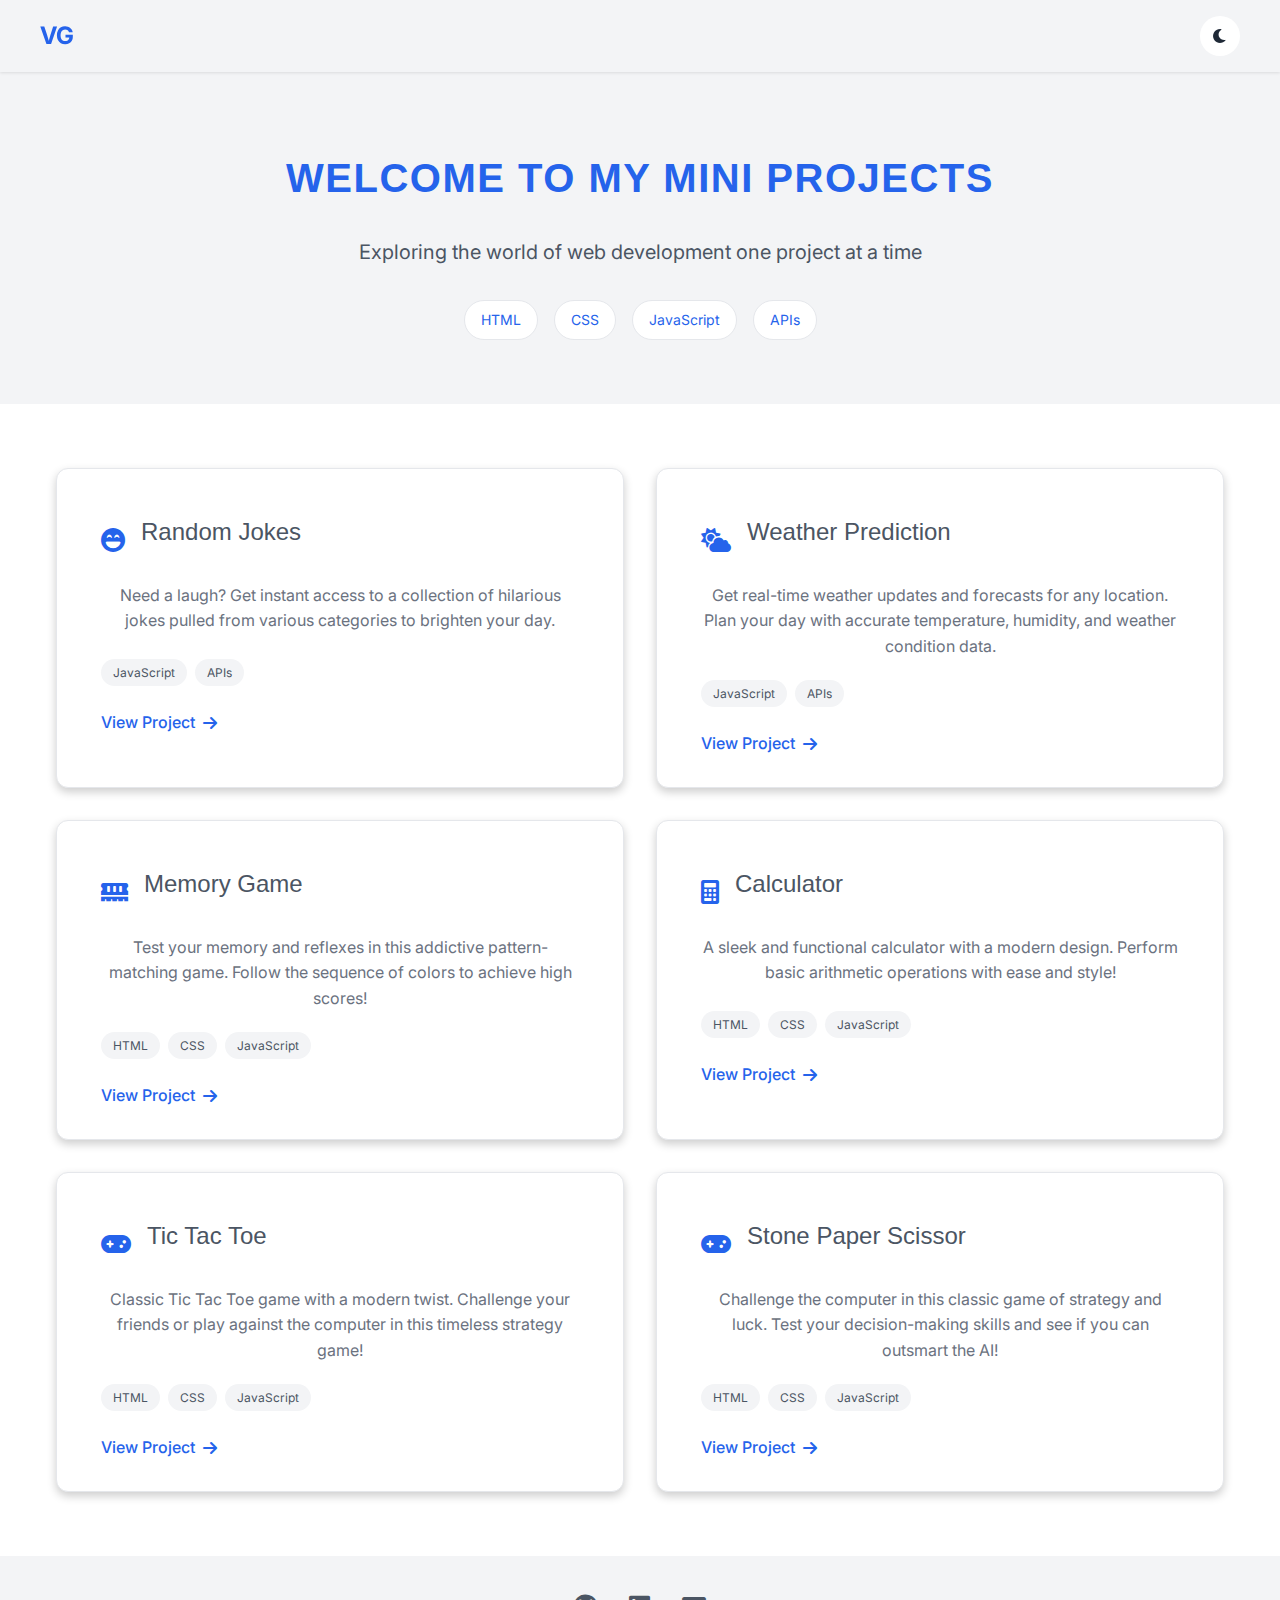
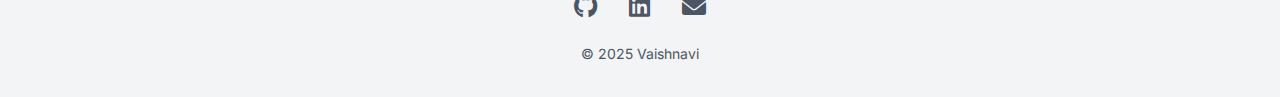
<file: index.html>
<!DOCTYPE html>
<html lang="en">
<head>
    <meta charset="UTF-8" />
    <meta name="viewport" content="width=device-width, initial-scale=1.0" />
    <meta http-equiv="X-UA-Compatible" content="IE=edge" />
    <meta name="description" content="Showcase of my coding projects as a Computer Science student, including web development, APIs, and games." />
    <meta name="author" content="Marshal" />
    <title>Mini Projects | Vaishnavi</title>
    <link rel="icon" type="image/svg+xml" href="favicon.svg">
    <link rel="icon" type="image/png" href="favicon.png">
    <link rel="apple-touch-icon" href="favicon.png">
    <link href="https://fonts.googleapis.com/css2?family=Inter:wght@300;400;500;600;700&display=swap" rel="stylesheet">
    <link rel="stylesheet" href="https://cdnjs.cloudflare.com/ajax/libs/font-awesome/6.0.0/css/all.min.css">
    <link rel="stylesheet" href="style.css" />
</head>

<body>
    <nav class="navbar">
        <div class="nav-content">
            <div class="logo">VG</div>
            <div class="theme-toggle">
                <i class="fas fa-moon"></i>
            </div>
        </div>
    </nav>

    <main>
        <section class="hero">
            <h1>Welcome to My Mini Projects</h1>
            <p class="subtitle">Exploring the world of web development one project at a time</p>
            <div class="tech-stack">
                <span class="tech-tag">HTML</span>
                <span class="tech-tag">CSS</span>
                <span class="tech-tag">JavaScript</span>
                <span class="tech-tag">APIs</span>
            </div>
        </section>

        <section class="projects">
            <div class="projects-grid">
                

                <div class="project-card">
                    <div class="project-content">
                        <div class="project-header">
                            <i class="fas fa-laugh-beam project-icon"></i>
                            <h3>Random Jokes</h3>
                        </div>
                        <p>Need a laugh? Get instant access to a collection of hilarious jokes pulled from various categories to brighten your day.</p>
                        <div class="project-tech">
                            <span>JavaScript</span>
                            <span>APIs</span>
                        </div>
                        <a href="Small Projects/0003 Random-rokes-API/index.html" class="project-link" target="_blank" rel="noopener noreferrer">
                            View Project <i class="fas fa-arrow-right"></i>
                        </a>
                    </div>
                </div>

                <div class="project-card">
                    <div class="project-content">
                        <div class="project-header">
                            <i class="fas fa-cloud-sun project-icon"></i>
                            <h3>Weather Prediction</h3>
                        </div>
                        <p>Get real-time weather updates and forecasts for any location. Plan your day with accurate temperature, humidity, and weather condition data.</p>
                        <div class="project-tech">
                            <span>JavaScript</span>
                            <span>APIs</span>
                        </div>
                        <a href="Small Projects/0004 Weather-API/index.html" class="project-link" target="_blank" rel="noopener noreferrer">
                            View Project <i class="fas fa-arrow-right"></i>
                        </a>
                    </div>
                </div>

                <div class="project-card">
                    <div class="project-content">
                        <div class="project-header">
                            <i class="fas fa-memory project-icon"></i>
                            <h3>Memory Game</h3>
                        </div>
                        <p>Test your memory and reflexes in this addictive pattern-matching game. Follow the sequence of colors to achieve high scores!</p>
                        <div class="project-tech">
                            <span>HTML</span>
                            <span>CSS</span>
                            <span>JavaScript</span>
                        </div>
                        <a href="Small Projects/0006 Memory Game/index.html" class="project-link" target="_blank" rel="noopener noreferrer">
                            View Project <i class="fas fa-arrow-right"></i>
                        </a>
                    </div>
                </div>

                <div class="project-card">
                    <div class="project-content">
                        <div class="project-header">
                            <i class="fas fa-calculator project-icon"></i>
                            <h3>Calculator</h3>
                        </div>
                        <p>A sleek and functional calculator with a modern design. Perform basic arithmetic operations with ease and style!</p>
                        <div class="project-tech">
                            <span>HTML</span>
                            <span>CSS</span>
                            <span>JavaScript</span>
                        </div>
                        <a href="Small Projects/0005 Calculator/index.html" class="project-link" target="_blank" rel="noopener noreferrer">
                            View Project <i class="fas fa-arrow-right"></i>
                        </a>
                    </div>
                </div>

                <div class="project-card">
                    <div class="project-content">
                        <div class="project-header">
                            <i class="fas fa-gamepad project-icon"></i>
                            <h3>Tic Tac Toe</h3>
                        </div>
                        <p>Classic Tic Tac Toe game with a modern twist. Challenge your friends or play against the computer in this timeless strategy game!</p>
                        <div class="project-tech">
                            <span>HTML</span>
                            <span>CSS</span>
                            <span>JavaScript</span>
                        </div>
                        <a href="Small Projects/0001 Tic-Tac-Toe/index.html" class="project-link" target="_blank" rel="noopener noreferrer">
                            View Project <i class="fas fa-arrow-right"></i>
                        </a>
                    </div>
                </div>

                <div class="project-card">
                    <div class="project-content">
                        <div class="project-header">
                            <i class="fas fa-gamepad project-icon"></i>
                            <h3>Stone Paper Scissor</h3>
                        </div>
                        <p>Challenge the computer in this classic game of strategy and luck. Test your decision-making skills and see if you can outsmart the AI!</p>
                        <div class="project-tech">
                            <span>HTML</span>
                            <span>CSS</span>
                            <span>JavaScript</span>
                        </div>
                        <a href="Small Projects/0002 Stone-Paper-Scissor/index.html" class="project-link" target="_blank" rel="noopener noreferrer">
                            View Project <i class="fas fa-arrow-right"></i>
                        </a>
                    </div>
                </div>
            </div>
        </section>
    </main>

    <footer>
        <div class="social-links">
            <a href="https://github.com/Vaishnavi-Getme" target="_blank" rel="noopener noreferrer">
                <i class="fab fa-github"></i>
            </a>
            <a href="https://www.linkedin.com/in/vaishnavi-getme-76b653277" target="_blank" rel="noopener noreferrer">
                <i class="fab fa-linkedin"></i>
            </a>
            <a href="#" id="email-btn" target="_blank" rel="noopener noreferrer">
                <i class="fas fa-envelope"></i>
            </a>
        </div>
        <p class="copyright">&copy; 2025 Vaishnavi</p>
    </footer>

    <script>
        // Email functionality
        document.querySelector("#email-btn").onclick = function() {
            window.open('https://mail.google.com/mail/?view=cm&fs=1&to=vaishnavigetme3@gmail.com&su=', '_blank');
        };

        // Dark mode toggle
        const themeToggle = document.querySelector('.theme-toggle');
        themeToggle.addEventListener('click', () => {
            document.body.classList.toggle('dark-mode');
            const icon = themeToggle.querySelector('i');
            if (document.body.classList.contains('dark-mode')) {
                icon.classList.remove('fa-moon');
                icon.classList.add('fa-sun');
            } else {
                icon.classList.remove('fa-sun');
                icon.classList.add('fa-moon');
            }
        });
    </script>
</body>
</html>
</file>
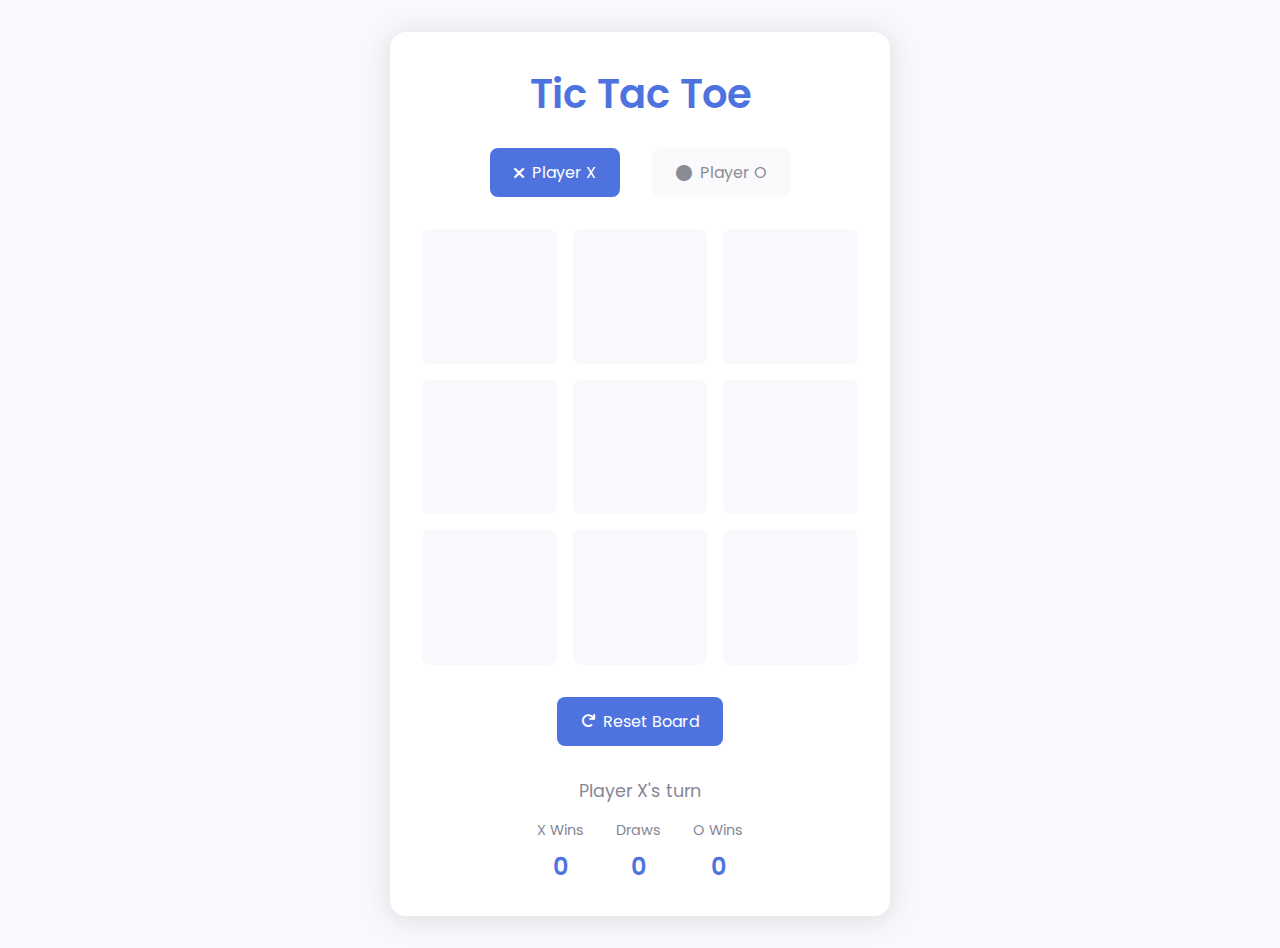
<file: Small Projects/0001 Tic-Tac-Toe/index.html>
<!DOCTYPE html>
<html lang="en">
<head>
    <meta charset="UTF-8">
    <meta name="viewport" content="width=device-width, initial-scale=1.0">
    <title>Tic Tac Toe</title>
    <link href="https://fonts.googleapis.com/css2?family=Poppins:wght@400;500;600&display=swap" rel="stylesheet">
    <link rel="stylesheet" href="https://cdnjs.cloudflare.com/ajax/libs/font-awesome/6.0.0/css/all.min.css">
    <link rel="stylesheet" href="style.css">
</head>
<body>
    <div class="game-container">
        <div class="game-header">
            <h1>Tic Tac Toe</h1>
            <div class="player-info">
                <div class="player player-x active">
                    <i class="fas fa-times"></i>
                    <span>Player X</span>
                </div>
                <div class="player player-o">
                    <i class="fas fa-circle"></i>
                    <span>Player O</span>
                </div>
            </div>
        </div>

        <div class="game-board">
            <div class="board-grid">
                <button class="box" data-index="0"></button>
                <button class="box" data-index="1"></button>
                <button class="box" data-index="2"></button>
                <button class="box" data-index="3"></button>
                <button class="box" data-index="4"></button>
                <button class="box" data-index="5"></button>
                <button class="box" data-index="6"></button>
                <button class="box" data-index="7"></button>
                <button class="box" data-index="8"></button>
            </div>
        </div>

        <div class="game-controls">
            <button id="reset-btn" class="control-btn">
                <i class="fas fa-redo"></i>
                Reset Board
            </button>
        </div>

        <div class="game-status">
            <div class="status-message">
                <span id="status">Player X's turn</span>
            </div>
            <div class="score-board">
                <div class="score">
                    <span class="label">X Wins</span>
                    <span class="value" id="x-score">0</span>
                </div>
                <div class="score">
                    <span class="label">Draws</span>
                    <span class="value" id="draws">0</span>
                </div>
                <div class="score">
                    <span class="label">O Wins</span>
                    <span class="value" id="o-score">0</span>
                </div>
            </div>
        </div>

        <div class="modal hide" id="winner-modal">
            <div class="modal-content">
                <div class="winner-icon">
                    <i class="fas fa-trophy"></i>
                </div>
                <h2 id="winner-message">Player X Wins!</h2>
                <button id="new-game" class="control-btn primary">
                    <i class="fas fa-play"></i>
                    New Game
                </button>
            </div>
        </div>
    </div>
    <script src="app.js"></script>
</body>
</html>
</file>
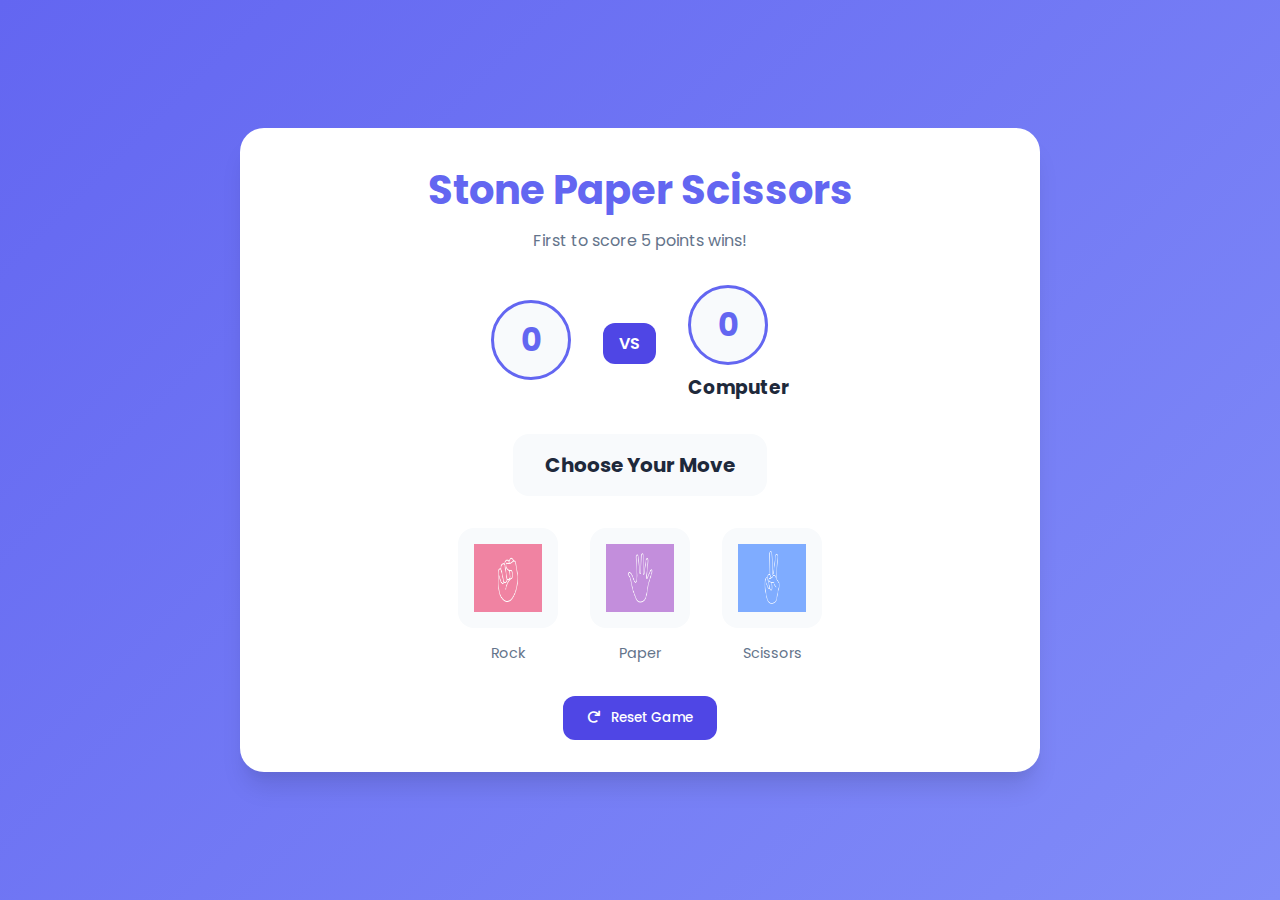
<file: Small Projects/0002 Stone-Paper-Scissor/index.html>
<!DOCTYPE html>
<html lang="en">
<head>
    <meta charset="UTF-8">
    <meta name="viewport" content="width=device-width, initial-scale=1.0">
    <title>Stone Paper Scissor</title>
    <link href="https://fonts.googleapis.com/css2?family=Poppins:wght@400;500;600&display=swap" rel="stylesheet">
    <link rel="stylesheet" href="https://cdnjs.cloudflare.com/ajax/libs/font-awesome/6.0.0/css/all.min.css">
    <link rel="stylesheet" href="style.css">
</head>
<body>
    <div class="container">
        <div class="game-container">
            <div class="header">
                <h1>Stone Paper Scissors</h1>
                <p class="subtitle">First to score 5 points wins!</p>
            </div>

            <div class="score-board">
                <div class="player-score">
                    <div class="score-circle">
                        <h2 id="user-count">0</h2>
                    </div>
                    <h3 id="username">You</h3>
                </div>

                <div class="vs-badge">VS</div>

                <div class="computer-score">
                    <div class="score-circle">
                        <h2 id="comp-count">0</h2>
                    </div>
                    <h3>Computer</h3>
                </div>
            </div>

            <div class="result">
                <div class="result-circle">
                    <h2 id="txt">Choose Your Move</h2>
                </div>
            </div>

            <div class="choices">
                <div class="choice-item" data-choice="rock">
                    <img id="img1" src="img/rock.png" alt="rock">
                    <span class="choice-label">Rock</span>
                </div>
                <div class="choice-item" data-choice="paper">
                    <img id="img2" src="img/paper.png" alt="paper">
                    <span class="choice-label">Paper</span>
                </div>
                <div class="choice-item" data-choice="scissors">
                    <img id="img3" src="img/scissors.png" alt="scissors">
                    <span class="choice-label">Scissors</span>
                </div>
            </div>

            <button class="reset-btn">
                <i class="fas fa-redo"></i> Reset Game
            </button>
        </div>
    </div>
    <script src="app.js"></script>
</body>
</html>
</file>
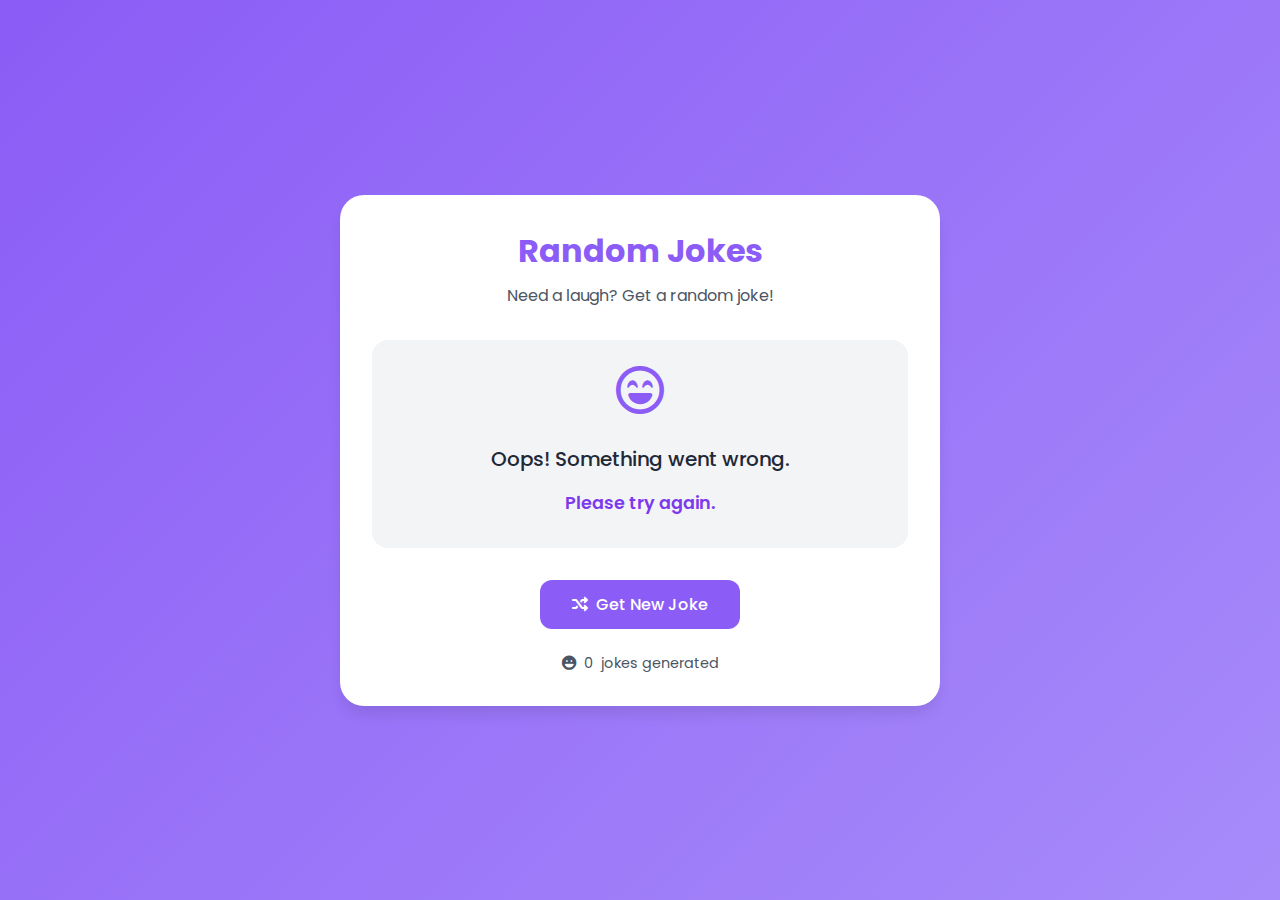
<file: Small Projects/0003 Random-rokes-API/index.html>
<!DOCTYPE html>
<html lang="en">
<head>
    <meta charset="UTF-8">
    <meta name="viewport" content="width=device-width, initial-scale=1.0">
    <title>Random Jokes Generator</title>
    <link href="https://fonts.googleapis.com/css2?family=Poppins:wght@400;500;600&display=swap" rel="stylesheet">
    <link rel="stylesheet" href="https://cdnjs.cloudflare.com/ajax/libs/font-awesome/6.0.0/css/all.min.css">
    <link rel="stylesheet" href="style.css">
</head>
<body>
    <div class="container">
        <div class="joke-card">
            <div class="card-header">
                <h1>Random Jokes</h1>
                <p class="subtitle">Need a laugh? Get a random joke!</p>
            </div>
            
            <div class="joke-content">
                <div class="emoji-container">
                    <i class="far fa-laugh-beam"></i>
                </div>
                
                <div class="joke-text">
                    <p id="setup" class="setup"></p>
                    <p id="delivery" class="delivery"></p>
                </div>
                
                <div class="loader">
                    <div class="spinner"></div>
                </div>
            </div>
            
            <div class="actions">
                <button type="button" id="btn" class="joke-btn">
                    <i class="fas fa-random"></i>
                    Get New Joke
                </button>
            </div>
            
            <div class="joke-stats">
                <div class="stat">
                    <i class="fas fa-laugh"></i>
                    <span id="joke-count">0</span> jokes generated
                </div>
            </div>
        </div>
    </div>
    <script src="app.js"></script>
</body>
</html>
</file>
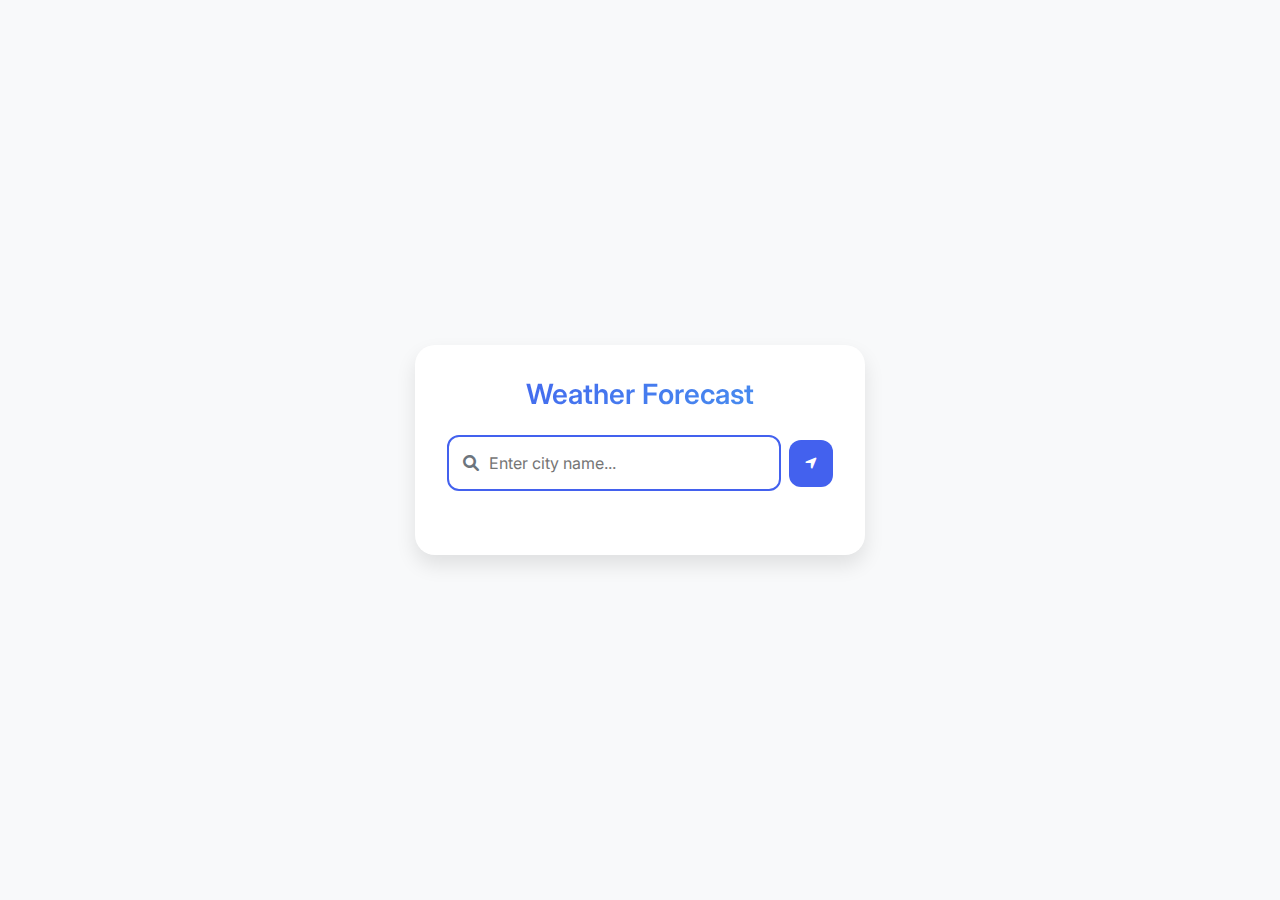
<file: Small Projects/0004 Weather-API/index.html>
<!DOCTYPE html>
<html lang="en">
<head>
    <meta charset="UTF-8">
    <meta name="viewport" content="width=device-width, initial-scale=1.0">
    <title>Weather Forecast</title>
    <link href="https://fonts.googleapis.com/css2?family=Inter:wght@400;500;600&display=swap" rel="stylesheet">
    <link rel="stylesheet" href="https://cdnjs.cloudflare.com/ajax/libs/font-awesome/6.0.0/css/all.min.css">
    <link rel="stylesheet" href="style.css">
</head>
<body>
    <div class="container">
        <div class="weather-card">
            <div class="search-section">
                <h1>Weather Forecast</h1>
                <div class="search-box">
                    <i class="fas fa-search search-icon"></i>
                    <input 
                        type="text" 
                        id="city" 
                        placeholder="Enter city name..."
                        autocomplete="off"
                    >
                    <button type="button" id="btn">
                        <i class="fas fa-location-arrow"></i>
                    </button>
                </div>
            </div>

            <div class="weather-info hide">
                <div class="weather-main">
                    <div class="weather-icon">
                        <i class="fas fa-cloud"></i>
                    </div>
                    <div class="temperature">
                        <span class="temp-value">--</span>
                        <span class="temp-unit">°C</span>
                    </div>
                    <div class="weather-description">
                        <span id="weather">--</span>
                    </div>
                </div>

                <div class="weather-details">
                    <div class="detail-item">
                        <i class="fas fa-wind"></i>
                        <div class="detail-info">
                            <span class="detail-value" id="wind">--</span>
                            <span class="detail-label">Wind Speed</span>
                        </div>
                    </div>
                    <div class="detail-item">
                        <i class="fas fa-water"></i>
                        <div class="detail-info">
                            <span class="detail-value" id="humidity">--</span>
                            <span class="detail-label">Humidity</span>
                        </div>
                    </div>
                    <div class="detail-item">
                        <i class="fas fa-compress-arrows-alt"></i>
                        <div class="detail-info">
                            <span class="detail-value" id="pressure">--</span>
                            <span class="detail-label">Pressure</span>
                        </div>
                    </div>
                </div>
            </div>

            <div class="error-message hide">
                <i class="fas fa-exclamation-circle"></i>
                <p>City not found. Please try again.</p>
            </div>

            <div class="loader hide">
                <div class="spinner"></div>
            </div>
        </div>
    </div>
    <script src="app.js"></script>
</body>
</html>
</file>
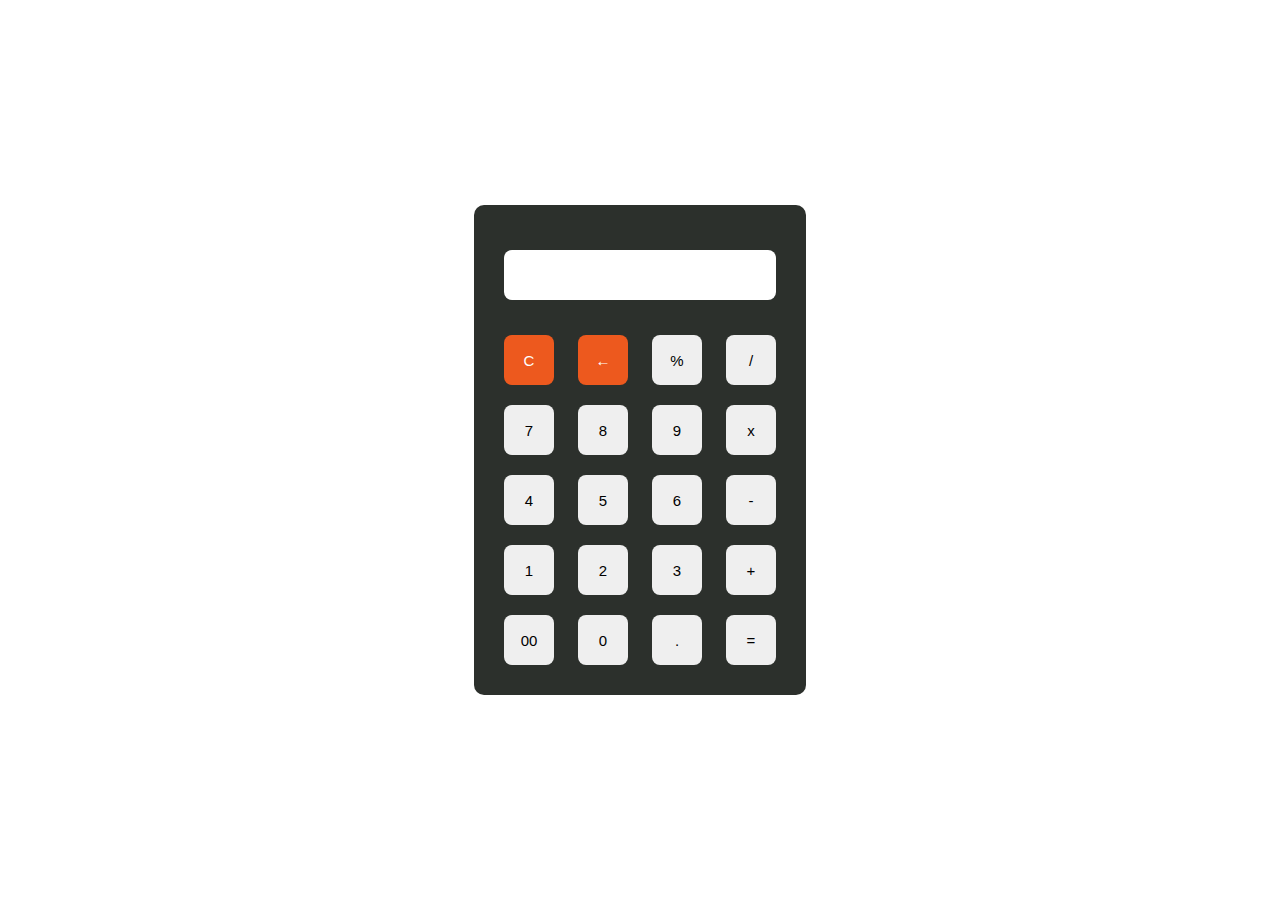
<file: Small Projects/0005 Calculator/index.html>
<!DOCTYPE html>
<html lang="en">
<head>
   <title>Calculator</title>
   <link rel="stylesheet" href="style.css">
</head>
<body>
   <div id="calc">
      <div id="content">
         <form>
            <div id="output">
               <input type="text" id='res'>
            </div>
            <div class="btn">
               <input type="button" value='C' onclick="Clear()" id="clear">
               <input type="button" value='←' onclick="Back()" id="backspace">
               <input type="button" value='%' onclick="Solve('%')">
               <input type="button" value='/' onclick="Solve('/')">
               <br>
               <input type="button" value='7' onclick="Solve('7')">
               <input type="button" value='8' onclick="Solve('8')">
               <input type="button" value='9' onclick="Solve('9')">
               <input type="button" value='x' onclick="Solve('*')">
               <br>
               <input type="button" value='4' onclick="Solve('4')">
               <input type="button" value='5' onclick="Solve('5')">
               <input type="button" value='6' onclick="Solve('6')">
               <input type="button" value='-' onclick="Solve('-')">
               <br>
               <input type="button" value='1' onclick="Solve('1')">
               <input type="button" value='2' onclick="Solve('2')">
               <input type="button" value='3' onclick="Solve('3')">
               <input type="button" value='+' onclick="Solve('+')">
               <br>
               <input type="button" value='00' onclick="Solve('00')">
               <input type="button" value='0' onclick="Solve('0')">
               <input type="button" value='.' onclick="Solve('.')">
               <input type="button" value='=' onclick="Result()">
            </div>
         </form>
      </div>
   </div>
   <script src='app.js'></script>
</body>
</html>
</file>
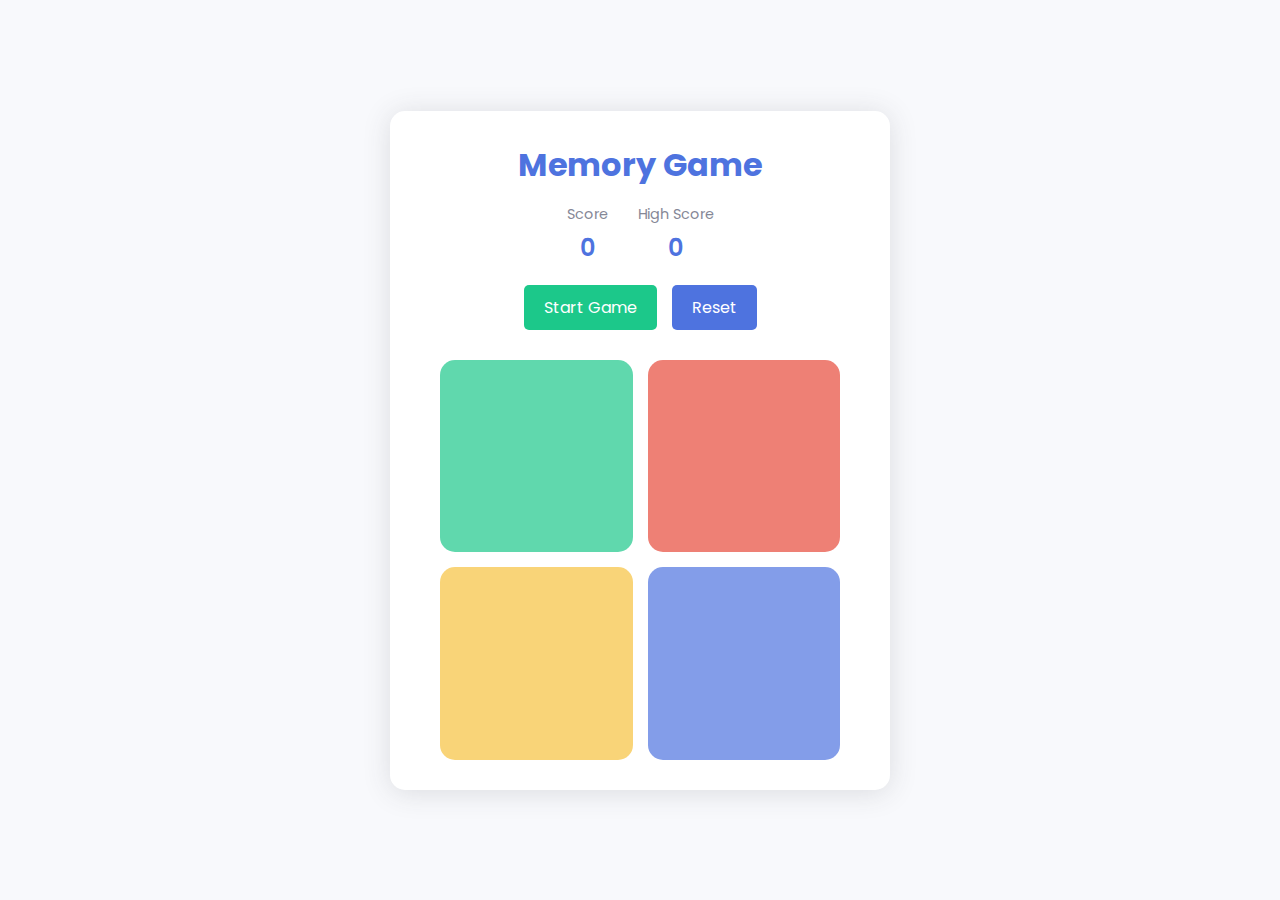
<file: Small Projects/0006 Memory Game/index.html>
<!DOCTYPE html>
<html lang="en">
<head>
    <meta charset="UTF-8">
    <meta name="viewport" content="width=device-width, initial-scale=1.0">
    <title>Memory Game</title>
    <link rel="icon" type="image/x-icon" href="favicon.ico">
    <link href="https://fonts.googleapis.com/css2?family=Poppins:wght@400;500;600&display=swap" rel="stylesheet">
    <link rel="stylesheet" href="https://cdnjs.cloudflare.com/ajax/libs/font-awesome/6.0.0/css/all.min.css">
    <style>
        :root {
            --primary-color: #4E73DF;
            --success-color: #1cc88a;
            --danger-color: #e74a3b;
            --warning-color: #f6c23e;
        }

        * {
            margin: 0;
            padding: 0;
            box-sizing: border-box;
        }

        body {
            font-family: 'Poppins', sans-serif;
            background-color: #f8f9fc;
            min-height: 100vh;
            display: flex;
            justify-content: center;
            align-items: center;
            padding: 20px;
        }

        .game-container {
            background: white;
            border-radius: 15px;
            padding: 30px;
            box-shadow: 0 0.15rem 1.75rem 0 rgba(58, 59, 69, 0.15);
            max-width: 500px;
            width: 100%;
        }

        .game-header {
            text-align: center;
            margin-bottom: 30px;
        }

        .game-header h1 {
            color: var(--primary-color);
            font-size: 2rem;
            margin-bottom: 15px;
        }

        .score-board {
            display: flex;
            justify-content: center;
            gap: 30px;
            margin-bottom: 20px;
        }

        .score, .high-score {
            text-align: center;
        }

        .score-label, .high-score-label {
            font-size: 0.9rem;
            color: #858796;
            margin-bottom: 5px;
        }

        .score-value, .high-score-value {
            font-size: 1.5rem;
            font-weight: 600;
            color: var(--primary-color);
        }

        .controls {
            display: flex;
            justify-content: center;
            gap: 15px;
            margin-bottom: 30px;
        }

        .control-btn {
            padding: 10px 20px;
            border: none;
            border-radius: 5px;
            background: var(--primary-color);
            color: white;
            font-family: 'Poppins', sans-serif;
            font-size: 1rem;
            cursor: pointer;
            transition: transform 0.2s, box-shadow 0.2s;
        }

        .control-btn:hover {
            transform: translateY(-2px);
            box-shadow: 0 5px 15px rgba(78, 115, 223, 0.3);
        }

        .control-btn.start {
            background: var(--success-color);
        }

        .control-btn:disabled {
            opacity: 0.7;
            cursor: not-allowed;
            transform: none;
            box-shadow: none;
        }

        .simon-board {
            display: grid;
            grid-template-columns: repeat(2, 1fr);
            gap: 15px;
            margin: 0 auto;
            max-width: 400px;
        }

        .simon-button {
            aspect-ratio: 1;
            border: none;
            border-radius: 15px;
            cursor: pointer;
            transition: filter 0.3s;
        }

        .simon-button:hover {
            filter: brightness(1.1);
        }

        .simon-button[data-color="green"] {
            background: var(--success-color);
        }

        .simon-button[data-color="red"] {
            background: var(--danger-color);
        }

        .simon-button[data-color="yellow"] {
            background: var(--warning-color);
        }

        .simon-button[data-color="blue"] {
            background: var(--primary-color);
        }

        .simon-button.active {
            filter: brightness(1.5);
        }

        .simon-button:disabled {
            cursor: not-allowed;
            opacity: 0.7;
        }

        @media (max-width: 480px) {
            .game-container {
                padding: 20px;
            }

            .game-header h1 {
                font-size: 1.5rem;
            }

            .score-board {
                gap: 20px;
            }

            .controls {
                flex-direction: column;
                align-items: center;
            }

            .control-btn {
                width: 100%;
                max-width: 200px;
            }
        }
    </style>
</head>
<body>
    <div class="game-container">
        <div class="game-header">
            <h1>Memory Game</h1>
            <div class="score-board">
                <div class="score">
                    <div class="score-label">Score</div>
                    <div class="score-value" id="score">0</div>
                </div>
                <div class="high-score">
                    <div class="high-score-label">High Score</div>
                    <div class="high-score-value" id="high-score">0</div>
                </div>
            </div>
            <div class="controls">
                <button id="start" class="control-btn start">Start Game</button>
                <button id="reset" class="control-btn">Reset</button>
            </div>
        </div>

        <div class="simon-board" id="simon-board">
            <button class="simon-button" data-color="green"></button>
            <button class="simon-button" data-color="red"></button>
            <button class="simon-button" data-color="yellow"></button>
            <button class="simon-button" data-color="blue"></button>
        </div>
    </div>

    <script>
        const buttons = document.querySelectorAll('.simon-button');
        const startButton = document.getElementById('start');
        const resetButton = document.getElementById('reset');
        const scoreDisplay = document.getElementById('score');
        const highScoreDisplay = document.getElementById('high-score');
        const simonBoard = document.getElementById('simon-board');

        let sequence = [];
        let playerSequence = [];
        let score = 0;
        let highScore = 0;
        let isPlaying = false;

        function startGame() {
            sequence = [];
            playerSequence = [];
            score = 0;
            isPlaying = true;
            updateScore();
            nextRound();
        }

        function nextRound() {
            playerSequence = [];
            sequence.push(Math.floor(Math.random() * 4));
            disableButtons();
            setTimeout(() => {
                playSequence();
            }, 1000);
        }

        function playSequence() {
            let i = 0;
            const interval = setInterval(() => {
                highlightButton(sequence[i]);
                i++;
                if (i >= sequence.length) {
                    clearInterval(interval);
                    enableButtons();
                }
            }, 800);
        }

        function highlightButton(index) {
            const button = buttons[index];
            button.classList.add('active');
            setTimeout(() => {
                button.classList.remove('active');
            }, 400);
        }

        function handleClick(index) {
            if (!isPlaying) return;

            playerSequence.push(index);
            highlightButton(index);

            if (playerSequence[playerSequence.length - 1] !== sequence[playerSequence.length - 1]) {
                gameOver();
                return;
            }

            if (playerSequence.length === sequence.length) {
                score++;
                updateScore();
                disableButtons();
                setTimeout(() => {
                    nextRound();
                }, 1000);
            }
        }

        function gameOver() {
            isPlaying = false;
            if (score > highScore) {
                highScore = score;
                highScoreDisplay.textContent = highScore;
            }
            alert(`Game Over! Score: ${score}`);
            startButton.disabled = false;
        }

        function updateScore() {
            scoreDisplay.textContent = score;
        }

        function enableButtons() {
            buttons.forEach(button => button.disabled = false);
        }

        function disableButtons() {
            buttons.forEach(button => button.disabled = true);
        }

        function resetGame() {
            sequence = [];
            playerSequence = [];
            score = 0;
            isPlaying = false;
            updateScore();
            startButton.disabled = false;
            enableButtons();
        }

        // Event Listeners
        startButton.addEventListener('click', () => {
            startButton.disabled = true;
            startGame();
        });

        resetButton.addEventListener('click', resetGame);

        buttons.forEach((button, index) => {
            button.addEventListener('click', () => handleClick(index));
        });

        // Initialize
        disableButtons();
    </script>
</body>
</html>
</file>
<file: style.css>
:root {
    --primary-color: #2563eb;
    --text-primary: #1f2937;
    --text-secondary: #4b5563;
    --bg-primary: #ffffff;
    --bg-secondary: #f3f4f6;
    --card-bg: #ffffff;
    --card-border: #e5e7eb;
    --card-shadow: 0 4px 6px -1px rgb(0 0 0 / 0.1);
    --hover-shadow: 0 10px 15px -3px rgb(0 0 0 / 0.1);
}

.dark-mode {
    --primary-color: #60a5fa;
    --text-primary: #f3f4f6;
    --text-secondary: #9ca3af;
    --bg-primary: #111827;
    --bg-secondary: #1f2937;
    --card-bg: #1f2937;
    --card-border: #374151;
    --card-shadow: 0 4px 6px -1px rgb(0 0 0 / 0.3);
    --hover-shadow: 0 10px 15px -3px rgb(0 0 0 / 0.3);
}

* {
    margin: 0;
    padding: 0;
    box-sizing: border-box;
}

body {
    font-family: 'Inter', sans-serif;
    background-color: var(--bg-primary);
    color: var(--text-primary);
    line-height: 1.6;
    transition: background-color 0.3s, color 0.3s;
}

/* Navbar */
.navbar {
    background-color: var(--bg-secondary);
    padding: 1rem;
    position: sticky;
    top: 0;
    z-index: 100;
    box-shadow: 0 1px 3px 0 rgb(0 0 0 / 0.1);
}

.nav-content {
    max-width: 1200px;
    margin: 0 auto;
    display: flex;
    justify-content: space-between;
    align-items: center;
}

.logo {
    font-size: 1.5rem;
    font-weight: 700;
    color: var(--primary-color);
}

.theme-toggle {
    cursor: pointer;
    padding: 0.5rem;
    border-radius: 50%;
    background-color: var(--bg-primary);
    width: 40px;
    height: 40px;
    display: flex;
    align-items: center;
    justify-content: center;
    transition: background-color 0.3s;
}

.theme-toggle:hover {
    background-color: var(--card-border);
}

/* Hero Section */
.hero {
    text-align: center;
    padding: 4rem 1rem;
    background-color: var(--bg-secondary);
}

.hero h1 {
    font-size: 2.5rem;
    margin-bottom: 1rem;
    color: var(--primary-color);
}

.subtitle {
    font-size: 1.25rem;
    color: var(--text-secondary);
    margin-bottom: 2rem;
}

.tech-stack {
    display: flex;
    gap: 1rem;
    justify-content: center;
    flex-wrap: wrap;
}

.tech-tag {
    background-color: var(--card-bg);
    color: var(--primary-color);
    padding: 0.5rem 1rem;
    border-radius: 9999px;
    font-size: 0.875rem;
    border: 1px solid var(--card-border);
}

/* Projects Section */
.projects {
    max-width: 1200px;
    margin: 0 auto;
    padding: 4rem 1rem;
}

.projects-grid {
    display: grid;
    grid-template-columns: repeat(auto-fit, minmax(280px, 1fr));
    gap: 2rem;
    width: 100%;
}

.project-card {
    background-color: var(--card-bg);
    border: 1px solid var(--card-border);
    border-radius: 0.75rem;
    overflow: hidden;
    box-shadow: var(--card-shadow);
    transition: transform 0.3s, box-shadow 0.3s;
    min-height: 320px;
    display: flex;
    flex-direction: column;
}

.project-content {
    padding: 1.5rem;
    display: flex;
    flex-direction: column;
    height: 100%;
}

.project-header {
    display: flex;
    align-items: center;
    gap: 1rem;
    margin-bottom: 1rem;
}

.project-icon {
    font-size: 1.5rem;
    color: var(--primary-color);
}

.project-header h3 {
    font-size: 1.25rem;
    color: var(--text-primary);
    margin: 0;
}

.project-card p {
    color: var(--text-secondary);
    margin-bottom: 1rem;
    flex-grow: 1;
}

.project-tech {
    display: flex;
    gap: 0.5rem;
    flex-wrap: wrap;
    margin-bottom: 1rem;
}

.project-tech span {
    background-color: var(--bg-secondary);
    color: var(--text-secondary);
    padding: 0.25rem 0.75rem;
    border-radius: 9999px;
    font-size: 0.75rem;
}

.project-link {
    display: inline-flex;
    align-items: center;
    gap: 0.5rem;
    color: var(--primary-color);
    text-decoration: none;
    font-weight: 500;
    transition: gap 0.3s;
    padding: 0.5rem 0;
    margin-top: auto;
    width: fit-content;
}

.project-link:hover {
    gap: 0.75rem;
}

.project-card:hover {
    transform: translateY(-4px);
    box-shadow: var(--hover-shadow);
}

/* Media Queries */
@media (min-width: 1024px) {
    .projects-grid {
        grid-template-columns: repeat(2, 1fr);
    }
}

@media (min-width: 1280px) {
    .projects-grid {
        grid-template-columns: repeat(2, 1fr);
    }
}

/* Footer */
footer {
    background-color: var(--bg-secondary);
    padding: 2rem 1rem;
    text-align: center;
}

.social-links {
    display: flex;
    justify-content: center;
    gap: 2rem;
    margin-bottom: 1rem;
}

.social-links a {
    color: var(--text-secondary);
    font-size: 1.5rem;
    transition: color 0.3s;
}

.social-links a:hover {
    color: var(--primary-color);
}

.copyright {
    color: var(--text-secondary);
    font-size: 0.875rem;
}

/* Responsive Design */
@media (max-width: 768px) {
    .hero h1 {
        font-size: 2rem;
    }
    
    .subtitle {
        font-size: 1.125rem;
    }
    
    .projects {
        padding: 2rem 1rem;
    }
    
    .projects-grid {
        grid-template-columns: 1fr;
    }
}

/* Original Styles */

h1 {
    font-family: 'Poppins', sans-serif;
    font-size: 2.8rem;
    font-weight: 700;
    color: #2d3748;
    margin-bottom: 0px;
    text-transform: uppercase;
    letter-spacing: 1.5px;
    background-color:hsl(220, 14%, 96%); /* Ensures readability over background */
    position:relative;
    top: 0; /* Adjusts the distance from the top */
    z-index: 100; /* Keeps it above other elements */
    padding: 10px; /* Optional padding for better visibility */
}

.projects-container {
    
    display: grid;
    grid-template-columns: repeat(2, 1fr);
    /* Two items per row */
    gap: 40px;
    width: 100vw;
    max-width: 1200px;
    margin-bottom: 40px;
    /* Add spacing below */
    padding: 20px;
}

.project-card {
    background-color: #ffffff;
    /* background: linear-gradient(135deg, #F6EEE0, #F6EEE0); */
    
    border-radius: 12px;
    box-shadow: 0 4px 10px rgba(0, 0, 0, 0.2);
    padding: 20px;
    transition: transform 0.3s ease, box-shadow 0.3s ease;
    cursor: pointer;
    text-decoration: none;
    color: inherit;
    width: 100%;
    display: flex;
    flex-direction: column;
    align-items: center;
    justify-content: space-between;
    height: 15rem;
    /* Set a fixed height for consistency */
}

.project-card:hover {
    transform: translateY(-10px);
    box-shadow: 0 8px 20px rgba(0, 0, 0, 0.15);
}

.project-card h3 {
    font-family: 'Poppins', sans-serif;
    font-weight: 500;
    font-size: 1.5rem;
    margin-bottom: 15px;
    color: #4b5563;
}

.project-card p {
    font-size: 1rem;
    color: #6b7280;
    margin-bottom: 20px;
    text-align: center;
}
.project-card small {
    margin-bottom: 15px;
}

.project-card .btn {
    background-color: #2563eb;
    color: white;
    padding: 10px 20px;
    font-size: 1rem;
    text-decoration: none;
    border-radius: 8px;
    transition: background-color 0.3s ease;
    text-align: center;
    position: relative;
    bottom: 0px;
    margin-top: auto;
    /* Push the button to the bottom of the card */
}

.project-card .btn:hover {
    background-color: #1d4ed8;
}

.footer {
    font-size: 0.9rem;
    color: #79746e;
    padding: 10px 0;

}

.footer-a {
    color: #2563eb;
    text-decoration: none;
    cursor: pointer;
}

.footer-a:hover {
    text-decoration: underline;
}

@media (max-width: 768px) {
    h1 {
        font-size: 2rem;
    }

    .projects-container {
        grid-template-columns: 1fr;
        /* Stack projects vertically */
    }

    .project-card {
        width: 100%;
        /* Cards take full width in mobile view */
        height: auto;
        /* Let height adjust dynamically for small screens */
    }
}
</file>
<file: Small Projects/0001 Tic-Tac-Toe/style.css>
:root {
    --primary-color: #4E73DF;
    --secondary-color: #858796;
    --success-color: #1cc88a;
    --danger-color: #e74a3b;
    --background-color: #f8f9fc;
    --text-color: #5a5c69;
    --border-color: #e3e6f0;
    --box-shadow: 0 0.15rem 1.75rem 0 rgba(58, 59, 69, 0.15);
}

* {
    margin: 0;
    padding: 0;
    box-sizing: border-box;
    font-family: 'Poppins', sans-serif;
}

body {
    background: var(--background-color);
    color: var(--text-color);
    min-height: 100vh;
    display: flex;
    justify-content: center;
    align-items: center;
    padding: 2rem;
}

.game-container {
    background: white;
    border-radius: 1rem;
    box-shadow: var(--box-shadow);
    padding: 2rem;
    max-width: 500px;
    width: 100%;
}

.game-header {
    text-align: center;
    margin-bottom: 2rem;
}

.game-header h1 {
    font-size: 2.5rem;
    color: var(--primary-color);
    margin-bottom: 1.5rem;
    font-weight: 600;
}

.player-info {
    display: flex;
    justify-content: center;
    gap: 2rem;
}

.player {
    padding: 0.75rem 1.5rem;
    border-radius: 0.5rem;
    background: var(--background-color);
    display: flex;
    align-items: center;
    gap: 0.5rem;
    opacity: 0.7;
    transition: all 0.3s ease;
}

.player.active {
    opacity: 1;
    background: var(--primary-color);
    color: white;
}

.board-grid {
    display: grid;
    grid-template-columns: repeat(3, 1fr);
    gap: 1rem;
    margin: 2rem 0;
}

.box {
    aspect-ratio: 1;
    background: var(--background-color);
    border: none;
    border-radius: 0.5rem;
    font-size: 2rem;
    color: var(--text-color);
    cursor: pointer;
    transition: all 0.3s ease;
}

.box:hover {
    background: var(--border-color);
}

.box.x {
    color: var(--danger-color);
}

.box.o {
    color: var(--success-color);
}

.game-controls {
    text-align: center;
    margin-bottom: 2rem;
}

.control-btn {
    padding: 0.75rem 1.5rem;
    border: none;
    border-radius: 0.5rem;
    background: var(--primary-color);
    color: white;
    font-size: 1rem;
    cursor: pointer;
    display: inline-flex;
    align-items: center;
    gap: 0.5rem;
    transition: all 0.3s ease;
}

.control-btn:hover {
    transform: translateY(-2px);
    box-shadow: 0 5px 15px rgba(78, 115, 223, 0.3);
}

.control-btn i {
    font-size: 0.9rem;
}

.game-status {
    text-align: center;
}

.status-message {
    margin-bottom: 1rem;
    font-size: 1.1rem;
    color: var(--secondary-color);
}

.score-board {
    display: flex;
    justify-content: center;
    gap: 2rem;
}

.score {
    display: flex;
    flex-direction: column;
    align-items: center;
    gap: 0.5rem;
}

.score .label {
    font-size: 0.9rem;
    color: var(--secondary-color);
}

.score .value {
    font-size: 1.5rem;
    font-weight: 600;
    color: var(--primary-color);
}

.modal {
    position: fixed;
    top: 0;
    left: 0;
    width: 100%;
    height: 100%;
    background: rgba(0, 0, 0, 0.5);
    display: flex;
    justify-content: center;
    align-items: center;
    z-index: 1000;
}

.modal.hide {
    display: none;
}

.modal-content {
    background: white;
    padding: 2rem;
    border-radius: 1rem;
    text-align: center;
    animation: slideIn 0.3s ease;
}

@keyframes slideIn {
    from {
        transform: translateY(-20px);
        opacity: 0;
    }
    to {
        transform: translateY(0);
        opacity: 1;
    }
}

.winner-icon {
    font-size: 3rem;
    color: var(--primary-color);
    margin-bottom: 1rem;
}

.winner-icon i {
    animation: bounce 1s infinite;
}

@keyframes bounce {
    0%, 100% {
        transform: translateY(0);
    }
    50% {
        transform: translateY(-10px);
    }
}

#winner-message {
    color: var(--text-color);
    margin-bottom: 1.5rem;
}

/* Responsive Design */
@media (max-width: 480px) {
    .game-container {
        padding: 1rem;
    }

    .game-header h1 {
        font-size: 2rem;
    }

    .player {
        padding: 0.5rem 1rem;
    }

    .board-grid {
        gap: 0.5rem;
    }

    .box {
        font-size: 1.5rem;
    }

    .score-board {
        gap: 1rem;
    }
}
</file>
<file: Small Projects/0003 Random-rokes-API/style.css>
:root {
    --primary-color: #8b5cf6;
    --primary-light: #a78bfa;
    --primary-dark: #7c3aed;
    --background: #f3f4f6;
    --card-bg: #ffffff;
    --text-primary: #1f2937;
    --text-secondary: #4b5563;
    --success: #10b981;
    --shadow: 0 10px 15px -3px rgba(0, 0, 0, 0.1);
}

* {
    margin: 0;
    padding: 0;
    box-sizing: border-box;
}

body {
    font-family: 'Poppins', sans-serif;
    background: linear-gradient(135deg, var(--primary-color), var(--primary-light));
    min-height: 100vh;
    display: flex;
    align-items: center;
    justify-content: center;
    padding: 20px;
    color: var(--text-primary);
}

.container {
    width: 100%;
    max-width: 600px;
}

.joke-card {
    background: var(--card-bg);
    border-radius: 24px;
    padding: 2rem;
    box-shadow: var(--shadow);
    transform: translateY(0);
    transition: transform 0.3s ease;
}

.joke-card:hover {
    transform: translateY(-5px);
}

.card-header {
    text-align: center;
    margin-bottom: 2rem;
}

.card-header h1 {
    color: var(--primary-color);
    font-size: 2rem;
    margin-bottom: 0.5rem;
}

.subtitle {
    color: var(--text-secondary);
    font-size: 1rem;
}

.joke-content {
    position: relative;
    min-height: 200px;
    display: flex;
    flex-direction: column;
    align-items: center;
    justify-content: center;
    text-align: center;
    padding: 1rem;
    background: var(--background);
    border-radius: 16px;
    margin-bottom: 2rem;
}

.emoji-container {
    font-size: 3rem;
    color: var(--primary-color);
    margin-bottom: 1rem;
    animation: bounce 2s infinite;
}

.joke-text {
    margin-bottom: 1rem;
}

.setup {
    font-size: 1.25rem;
    color: var(--text-primary);
    margin-bottom: 1rem;
    font-weight: 500;
}

.delivery {
    font-size: 1.1rem;
    color: var(--primary-dark);
    font-weight: 600;
}

.actions {
    display: flex;
    justify-content: center;
    margin-bottom: 1.5rem;
}

.joke-btn {
    padding: 0.75rem 1.5rem;
    border: none;
    border-radius: 12px;
    font-family: 'Poppins', sans-serif;
    font-size: 1rem;
    font-weight: 500;
    cursor: pointer;
    display: flex;
    align-items: center;
    justify-content: center;
    gap: 0.5rem;
    transition: all 0.3s ease;
    background: var(--primary-color);
    color: white;
    min-width: 200px;
}

.joke-btn:hover {
    background: var(--primary-dark);
    transform: translateY(-2px);
}

.joke-stats {
    text-align: center;
    color: var(--text-secondary);
    font-size: 0.9rem;
}

.stat {
    display: flex;
    align-items: center;
    justify-content: center;
    gap: 0.5rem;
}

.loader {
    position: absolute;
    top: 0;
    left: 0;
    right: 0;
    bottom: 0;
    background: rgba(255, 255, 255, 0.9);
    display: none;
    align-items: center;
    justify-content: center;
    border-radius: 16px;
}

.spinner {
    width: 40px;
    height: 40px;
    border: 4px solid var(--background);
    border-top-color: var(--primary-color);
    border-radius: 50%;
    animation: spin 1s linear infinite;
}

.hide {
    display: none;
}

/* Animations */
@keyframes spin {
    100% {
        transform: rotate(360deg);
    }
}

@keyframes bounce {
    0%, 100% {
        transform: translateY(0);
    }
    50% {
        transform: translateY(-10px);
    }
}

/* Responsive Design */
@media (max-width: 480px) {
    .joke-card {
        padding: 1.5rem;
    }

    .card-header h1 {
        font-size: 1.75rem;
    }

    .joke-content {
        min-height: 180px;
    }

    .setup {
        font-size: 1.1rem;
    }

    .delivery {
        font-size: 1rem;
    }

    .actions {
        flex-direction: column;
    }
}

/* Loading State */
.loading .joke-content {
    opacity: 0.7;
}

.loading .loader {
    display: flex;
}

/* Success Animation */
.success .emoji-container {
    animation: bounce 0.5s ease;
}
</file>
<file: Small Projects/0004 Weather-API/style.css>
:root {
    --primary-color: #4361ee;
    --secondary-color: #3f37c9;
    --accent-color: #4895ef;
    --background: #f8f9fa;
    --card-background: #ffffff;
    --text-primary: #2b2d42;
    --text-secondary: #6c757d;
    --error-color: #ef233c;
    --success-color: #2ec4b6;
    --border-radius: 20px;
    --box-shadow: 0 10px 20px rgba(0, 0, 0, 0.1);
}

* {
    margin: 0;
    padding: 0;
    box-sizing: border-box;
}

body {
    font-family: 'Inter', sans-serif;
    background: var(--background);
    color: var(--text-primary);
    min-height: 100vh;
    display: flex;
    align-items: center;
    justify-content: center;
    padding: 1rem;
}

.container {
    width: 100%;
    max-width: 450px;
    margin: 0 auto;
}

.weather-card {
    background: var(--card-background);
    border-radius: var(--border-radius);
    padding: 2rem;
    box-shadow: var(--box-shadow);
}

.search-section {
    margin-bottom: 2rem;
}

.search-section h1 {
    font-size: 1.75rem;
    font-weight: 600;
    margin-bottom: 1.5rem;
    text-align: center;
    background: linear-gradient(135deg, var(--primary-color), var(--accent-color));
    -webkit-background-clip: text;
    -webkit-text-fill-color: transparent;
}

.search-box {
    position: relative;
    display: flex;
    align-items: center;
    gap: 0.5rem;
}

.search-icon {
    position: absolute;
    left: 1rem;
    color: var(--text-secondary);
}

#city {
    flex: 1;
    padding: 1rem 1rem 1rem 2.5rem;
    border: 2px solid #e9ecef;
    border-radius: 12px;
    font-size: 1rem;
    transition: all 0.3s ease;
    font-family: inherit;
}

#city:focus {
    outline: none;
    border-color: var(--primary-color);
}

#btn {
    background: var(--primary-color);
    color: white;
    border: none;
    padding: 1rem;
    border-radius: 12px;
    cursor: pointer;
    transition: all 0.3s ease;
}

#btn:hover {
    background: var(--secondary-color);
    transform: translateY(-2px);
}

.weather-info {
    text-align: center;
}

.weather-main {
    margin-bottom: 2rem;
}

.weather-icon {
    font-size: 4rem;
    color: var(--primary-color);
    margin-bottom: 1rem;
}

.temperature {
    font-size: 3rem;
    font-weight: 600;
    margin-bottom: 0.5rem;
}

.temp-unit {
    font-size: 1.5rem;
    color: var(--text-secondary);
}

.weather-description {
    font-size: 1.25rem;
    color: var(--text-secondary);
    margin-bottom: 2rem;
}

.weather-details {
    display: grid;
    grid-template-columns: repeat(3, 1fr);
    gap: 1.5rem;
    padding: 1.5rem;
    background: var(--background);
    border-radius: var(--border-radius);
}

.detail-item {
    display: flex;
    flex-direction: column;
    align-items: center;
    gap: 0.5rem;
}

.detail-item i {
    font-size: 1.5rem;
    color: var(--primary-color);
}

.detail-info {
    text-align: center;
}

.detail-value {
    font-size: 1.25rem;
    font-weight: 500;
    display: block;
}

.detail-label {
    font-size: 0.875rem;
    color: var(--text-secondary);
}

.error-message {
    display: flex;
    align-items: center;
    justify-content: center;
    gap: 0.5rem;
    color: var(--error-color);
    margin: 2rem 0;
}

.error-message i {
    font-size: 1.25rem;
}

.loader {
    display: flex;
    justify-content: center;
    margin: 2rem 0;
}

.spinner {
    width: 40px;
    height: 40px;
    border: 4px solid var(--background);
    border-top: 4px solid var(--primary-color);
    border-radius: 50%;
    animation: spin 1s linear infinite;
}

.hide {
    display: none;
}

@keyframes spin {
    0% { transform: rotate(0deg); }
    100% { transform: rotate(360deg); }
}

/* Responsive Design */
@media (max-width: 480px) {
    .weather-card {
        padding: 1.5rem;
    }

    .weather-details {
        grid-template-columns: 1fr;
        gap: 1rem;
    }

    .detail-item {
        flex-direction: row;
        justify-content: center;
        gap: 1rem;
    }

    .temperature {
        font-size: 2.5rem;
    }

    .weather-icon {
        font-size: 3rem;
    }
}
</file>
<file: Small Projects/0005 Calculator/style.css>
* {
    margin: 0;
    padding: 0;
    box-sizing: border-box;
}
#calc {
    width: 100%;
    height: 100vh;
    display: flex;
    justify-content: center;
    align-items: center;
}
#content {
    background: #2c302c;
    padding: 20px;
    border-radius: 10px;

}
#content form input {
    border: 0;
    outline: 0;
    width: 50px;
    height: 50px;
    border-radius: 8px;
    font-size: 15px;
    margin: 10px;
    cursor: pointer;
}
#backspace {
    background-color: rgb(237, 89, 30);
    color: white;
}
#res {
    padding: 10px;
}
#clear {
    background-color: rgb(237, 89, 30);
    color: white;
}
form #output {
    display: flex;
    justify-content: flex-end;
    margin: 15px 0;
}
form #output input {
    text-align: right;
    flex: 1;
    font-size: 25px;
}
</file>
<file: Small Projects/0002 Stone-Paper-Scissor/style.css>
/* Modern CSS Reset */
* {
    margin: 0;
    padding: 0;
    box-sizing: border-box;
}

:root {
    --primary-color: #6366f1;
    --secondary-color: #818cf8;
    --background: #f8fafc;
    --text-primary: #1e293b;
    --text-secondary: #64748b;
    --card-bg: #ffffff;
    --accent: #4f46e5;
    --danger: #ef4444;
    --success: #22c55e;
}

body {
    font-family: 'Poppins', sans-serif;
    background: linear-gradient(135deg, var(--primary-color), var(--secondary-color));
    min-height: 100vh;
    display: flex;
    align-items: center;
    justify-content: center;
    color: var(--text-primary);
    padding: 20px;
}

.container {
    width: 100%;
    max-width: 800px;
}

.game-container {
    background: var(--card-bg);
    border-radius: 24px;
    padding: 2rem;
    box-shadow: 0 20px 25px -5px rgba(0, 0, 0, 0.1),
                0 10px 10px -5px rgba(0, 0, 0, 0.04);
}

.header {
    text-align: center;
    margin-bottom: 2rem;
}

.header h1 {
    color: var(--primary-color);
    font-size: 2.5rem;
    margin-bottom: 0.5rem;
}

.subtitle {
    color: var(--text-secondary);
    font-size: 1rem;
}

/* Score Board Styles */
.score-board {
    display: flex;
    justify-content: center;
    align-items: center;
    gap: 2rem;
    margin-bottom: 2rem;
}

.player-score,
.computer-score {
    text-align: center;
}

.score-circle {
    width: 80px;
    height: 80px;
    border-radius: 50%;
    background: var(--background);
    display: flex;
    align-items: center;
    justify-content: center;
    margin-bottom: 0.5rem;
    border: 3px solid var(--primary-color);
}

.score-circle h2 {
    font-size: 2rem;
    color: var(--primary-color);
}

.vs-badge {
    background: var(--accent);
    color: white;
    padding: 0.5rem 1rem;
    border-radius: 12px;
    font-weight: 600;
}

/* Result Styles */
.result {
    text-align: center;
    margin: 2rem 0;
}

.result-circle {
    background: var(--background);
    padding: 1rem 2rem;
    border-radius: 16px;
    display: inline-block;
}

.result h2 {
    color: var(--text-primary);
    font-size: 1.25rem;
}

/* Choices Styles */
.choices {
    display: flex;
    justify-content: center;
    gap: 2rem;
    margin: 2rem 0;
}

.choice-item {
    text-align: center;
    cursor: pointer;
    transition: transform 0.2s;
}

.choice-item:hover {
    transform: translateY(-5px);
}

.choice-item img {
    width: 100px;
    height: 100px;
    padding: 1rem;
    background: var(--background);
    border-radius: 16px;
    margin-bottom: 0.5rem;
    transition: background 0.2s;
}

.choice-item:hover img {
    background: var(--primary-color);
}

.choice-label {
    display: block;
    color: var(--text-secondary);
    font-size: 0.9rem;
}

/* Reset Button */
.reset-btn {
    display: block;
    margin: 2rem auto 0;
    padding: 0.75rem 1.5rem;
    background: var(--accent);
    color: white;
    border: none;
    border-radius: 12px;
    font-family: 'Poppins', sans-serif;
    font-weight: 500;
    cursor: pointer;
    transition: background 0.2s;
}

.reset-btn:hover {
    background: var(--primary-color);
}

.reset-btn i {
    margin-right: 0.5rem;
}

/* Responsive Design */
@media (max-width: 600px) {
    .game-container {
        padding: 1rem;
    }

    .header h1 {
        font-size: 2rem;
    }

    .choices {
        flex-direction: column;
        align-items: center;
        gap: 1rem;
    }

    .score-board {
        gap: 1rem;
    }

    .score-circle {
        width: 60px;
        height: 60px;
    }

    .score-circle h2 {
        font-size: 1.5rem;
    }
}

/* Animation Classes */
@keyframes pulse {
    0% { transform: scale(1); }
    50% { transform: scale(1.05); }
    100% { transform: scale(1); }
}

.winner {
    animation: pulse 0.5s ease-in-out;
}

.choice-item.selected img {
    background: var(--success);
}

.choice-item.computer-selected img {
    background: var(--danger);
}
</file>
